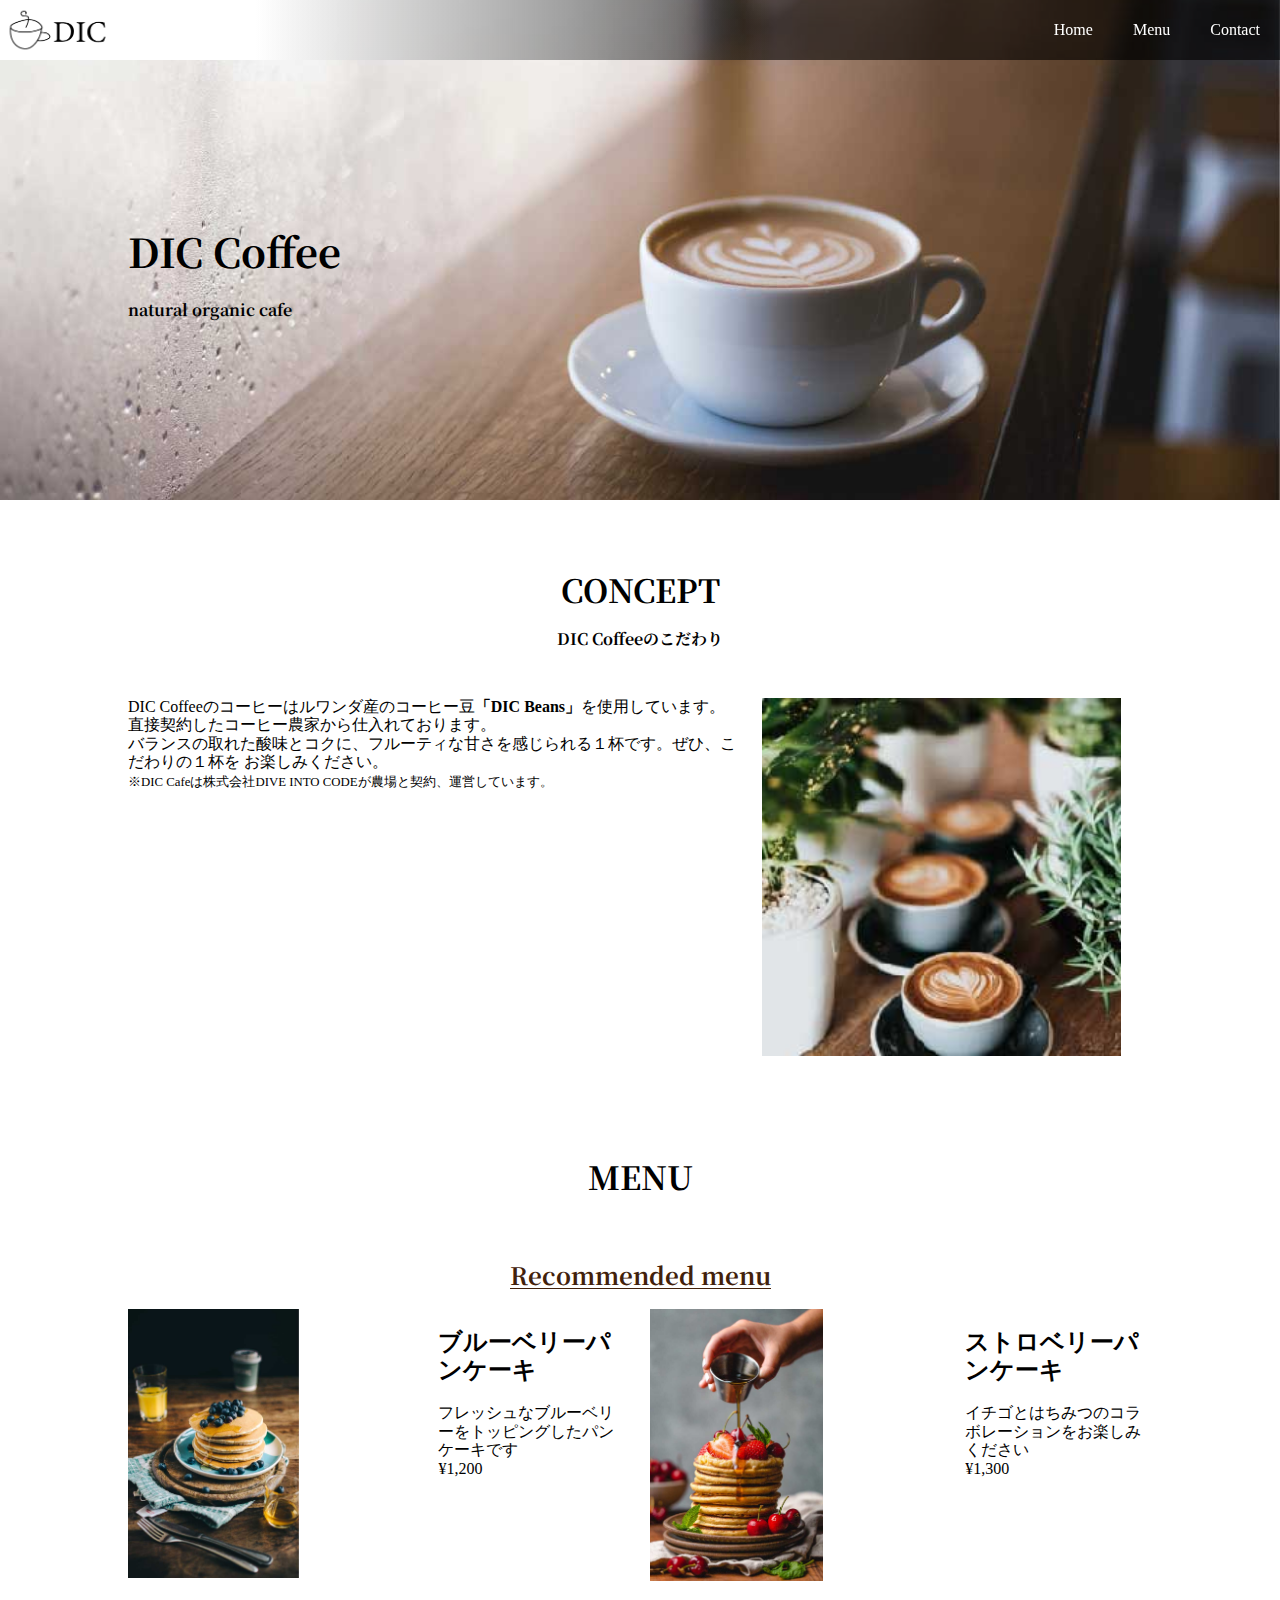
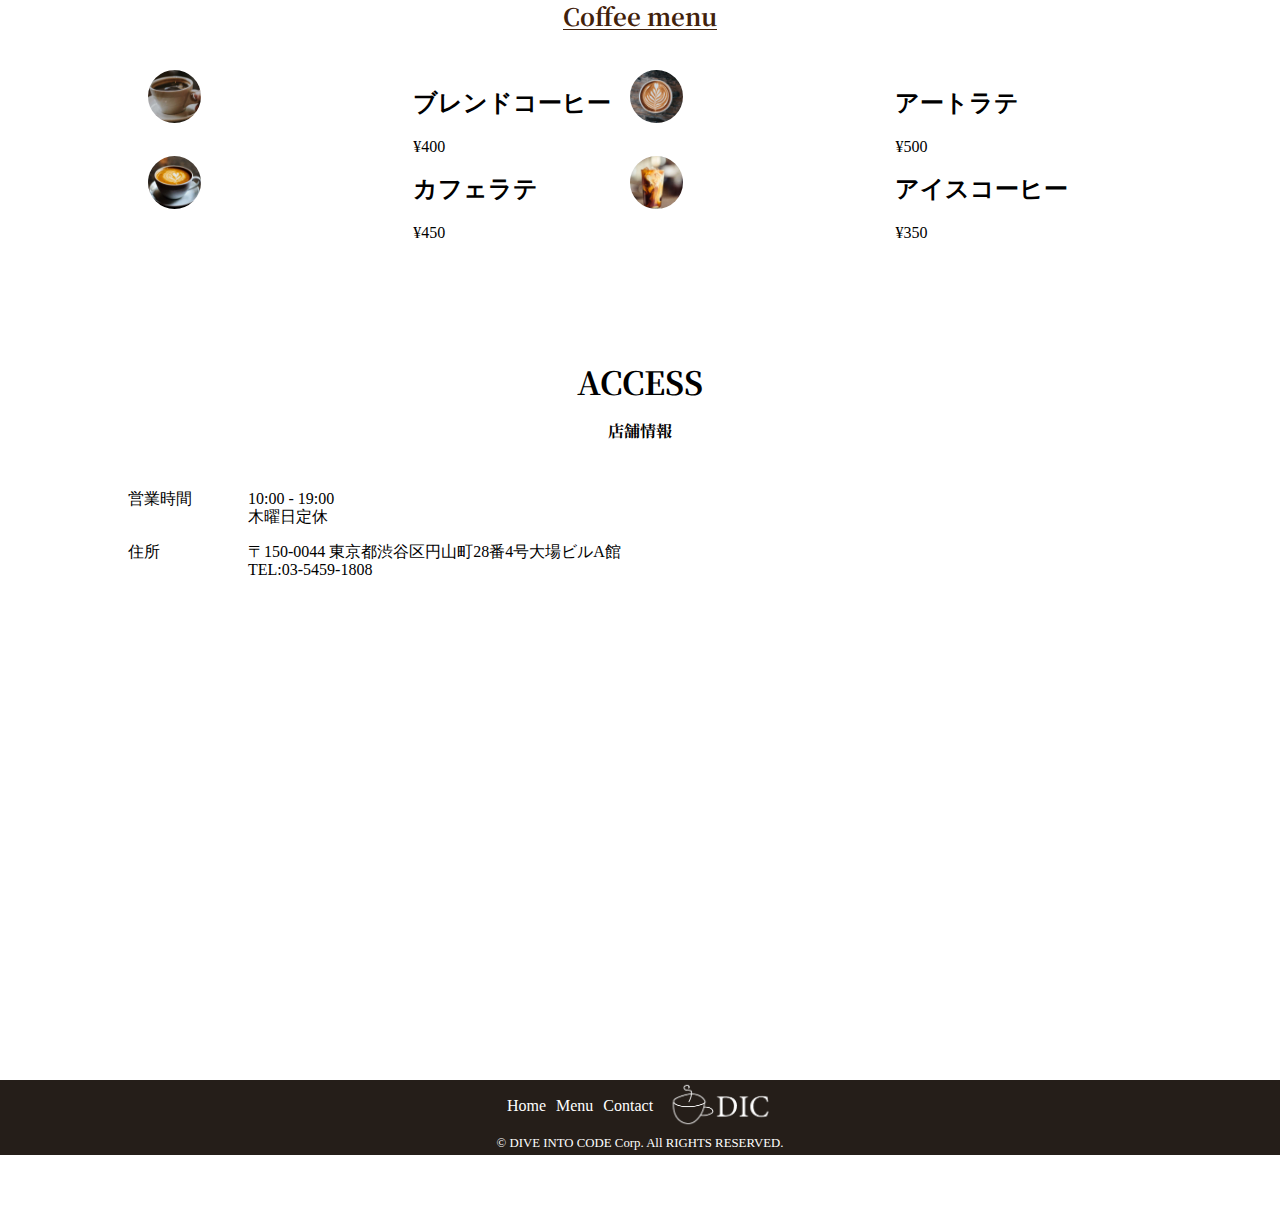
<file: index.html>
<!DOCTYPE html>
<html lang="ja">

  <head>
    <meta charset="utf-8">
    <title>DIC cafe</title>
    <link href="css/normalize.css" rel="stylesheet">
    <link href="css/main.css" rel="stylesheet">
    <link href="https://fonts.googleapis.com/css2?family=Noto+Serif+JP:wght@400;700&display=swap" rel="stylesheet">
  </head>

  <body>
    <header>
      <nav class="header_nav">
        <a href="index.html" class="logo"><img src="images/sample_logo_k.png"></a>
        <ul class="global_nav">
          <a href="index.html" class="global_nav_item">
            <li>Home</li>
          </a>
          <a href="#menu" class="global_nav_item">
            <li>Menu</li>
          </a>
          <a href="contact.html" class="global_nav_item">
            <li>Contact</li>
          </a>
        </ul>
      </nav>
      <div class="key section_inner">
        <span><h1>DIC Coffee</h1>
        <p>natural organic cafe</p></span>
      </div>
    </header>
    <section>
      <article class="section_inner">
        <div class="section_title">
          <h1>CONCEPT</h1>
          <p>DIC Coffeeのこだわり</p>
        </div>
        <div class="coffeeconcept">
        <p class="concept">
          DIC Coffeeのコーヒーはルワンダ産のコーヒー豆<strong>「DIC Beans」</strong>を使用しています。<br>
          直接契約したコーヒー農家から仕入れております。<br>
          バランスの取れた酸味とコクに、フルーティな甘さを感じられる１杯です。ぜひ、こだわりの１杯を
          お楽しみください。<br>
          <small>※DIC Cafeは株式会社DIVE INTO CODEが農場と契約、運営しています。</small>
        </p>
        <img class=conceptimage src="images/sample_concept.jpg">
        </div>
      </article>
      <article class="section_inner menu_backgroundimage">
        <h1 class="section_title" id="menu">MENU</h1>
        <section>
          <div class="center">
            <h1 class="menu_title">Recommended menu</h1>
          </div>
          <ul class="recommend_menu_cake">
            <li class="cake">
              <div>
              <h2>ブルーベリーパンケーキ</h2>
              <p>フレッシュなブルーベリーをトッピングしたパンケーキです</p>
              <p>¥1,200</p>
              </div>
              <div>
              <img src="images/sample_pancake1.jpg" class="cake_image">
              </div>
            </li>
            <li class="cake">
              <div>
              <h2>ストロベリーパンケーキ</h2>
              <p>イチゴとはちみつのコラボレーションをお楽しみください</p>
              <p>¥1,300</p>
              </div>
              <div>
              <img src="images/sample_pancake2.jpg" class="cake_image">
              </div>
            </li>
          </ul>
        </section>
        <section>
          <div class="center">
            <h1 class="menu_title">Coffee menu</h1>
          </div>
          <ul class="coffee_menu">
            <li class="coffee_name">
              <div class="coffee">
              <h2>ブレンドコーヒー</h2>
              <p>¥400</p>
              </div>
              <div>
              <img src="images/sample_cafe1.jpg" class="caffee_menu_image">
              </div>
            </li>
            <li class="coffee_name">
              <div class="coffee">
              <h2>アートラテ</h2>
              <p>¥500</p>
              </div>
              <div>
              <img src="images/sample_cafe2.jpg" class="caffee_menu_image">
              </div>
            </li>
            <li class="coffee_name">
              <div class="coffee">
              <h2>カフェラテ</h2>
              <p>¥450</p>
              </div>
              <div>
              <img src="images/sample_cafe3.jpg" class="caffee_menu_image">
              </div>
            </li>
            <li class="coffee_name">
              <div class="coffee">
              <h2>アイスコーヒー</h2>
              <p>¥350</p>
              </div>
              <div>
              <img src="images/sample_cafe4.jpg" class="caffee_menu_image">
              </div>
            </li>
          </ul>
        </section>
      </article>
      <article class="section_inner">
        <div class="section_title">
          <h1>ACCESS</h1>
          <p>店舗情報</p>
        </div>
        <dl class="access">
          <dt>営業時間</dt>
          <dd>10:00 - 19:00<br>木曜日定休</dd>
        </dl>
        <dl class="access">
          <dt>住所</dt>
          <dd>
            〒150-0044 東京都渋谷区円山町28番4号大場ビルA館<br>
            TEL:03-5459-1808
          </dd>
        </dl>
        <iframe
          src="https://www.google.com/maps/embed?pb=!1m18!1m12!1m3!1d3241.8625569899887!2d139.6922821152582!3d35.65575778020021!2m3!1f0!2f0!3f0!3m2!1i1024!2i768!4f13.1!3m3!1m2!1s0x60188b55bb707eff%3A0x5f04575eb7aca63e!2z44CSMTUwLTAwNDQg5p2x5Lqs6YO95riL6LC35Yy65YaG5bGx55S677yS77yY4oiS77yUIE9iYSBCbGQuIEHppKg!5e0!3m2!1sja!2sjp!4v1589613763992!5m2!1sja!2sjp"
          width="600" height="450" frameborder="0" style="border:0;" allowfullscreen="" aria-hidden="false"
          tabindex="0"></iframe>
      </article>
    </section>
    <footer>
      <nav>
        <ul class="footer_nav">
          <a href="index.html" class="footer_nav_item">
            <li>Home</li>
          </a>
          <a href="#menu" class="footer_nav_item">
            <li>Menu</li>
          </a>
          <a href="contact.html" class="footer_nav_item">
            <li>Contact</li>
          </a>
          <a href="index.html" class="footer_logo">
            <li>
              <img src="images/sample_logo_w.png">
            </li>
          </a>
        </ul>
      </nav>
      <p class="copyright">
        <small>© DIVE INTO CODE Corp. All RIGHTS RESERVED.</small>
      </p>
    </footer>
  </body>

</html>
</file>
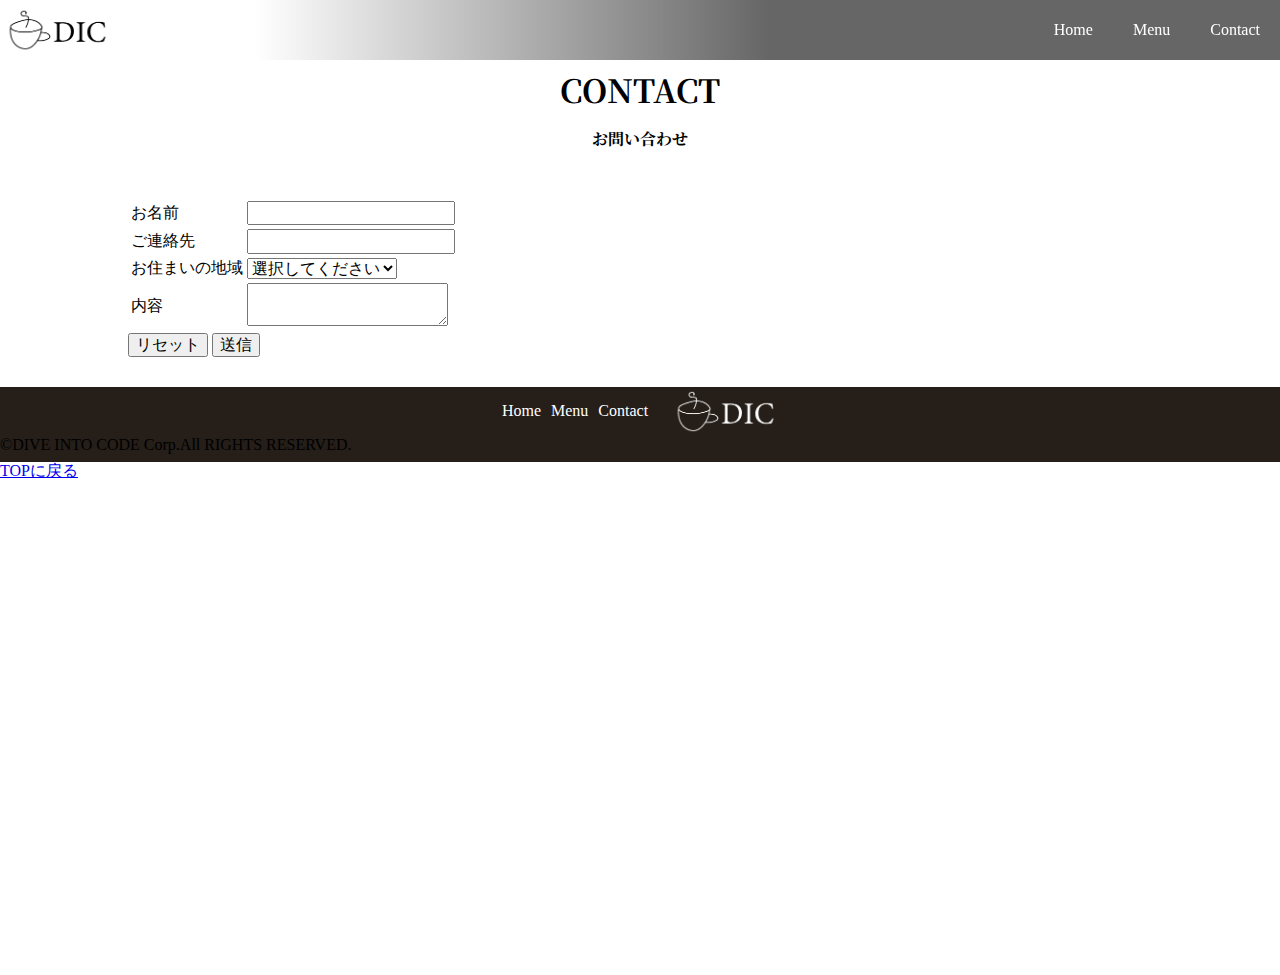
<file: contact.html>
<!DOCTYPE html>
<html lang="ja">
    <head>
        <meta charset="utf-8">
        <title>DIC Cafe</title>
        <link href="css/normalize.css" rel="stylesheet">
        <link href="css/main.css" rel="stylesheet">
        <link href="https://fonts.googleapis.com/css2?family=Kaisei+Decol:wght@500&family=Noto+Serif+JP&display=swap" rel="stylesheet">
    </head>
    <body>
      <header id="#top">
        <nav class="header_nav">
        <a href="index.html"  class="logo"><img src="images/sample_logo_k.png"></a>
          <ul class="global_nav">
            <a href="index.html" class="global_nav_item"><li>Home</li></a>
            <a href="#" class="global_nav_item"><li>Menu</li></a>
            <a href="contact.html" class="global_nav_item"><li>Contact</li></a>
          </ul>
          <!-- グローバルナビゲーション -->
        </nav>
        
      </header>
      
        
        <section class="section_inner">
          <div class="section_title">
            <h1>CONTACT</h1>
            <p>お問い合わせ</p>
          </div>
          <form action="#" method="post">
        <table>
            <tr>
                <td><label for="name">お名前</label></td>
                <td><input type="text" name="name" id="name"></td>
            </tr>
            <tr>
                <td><label for="phonenumber">ご連絡先</label></td>
                <td><input type="tel" name="phonenumber" id="phonenumber"></td>
            </tr>
            <tr>
                <td><label for="region">お住まいの地域</label></td>
                <td>
                  <select name="region" id="region">
                    <option value="0" selected>選択してください</option>
                    <option value="1">北海道</option>
                    <option value="2">東北</option>
                    <option value="3">関東</option>
                    <option value="4">中部</option>
                    <option value="5">近畿</option>
                    <option value="6">中国・四国</option>
                    <option value="7">九州</option>
                  </select>
                </td>
            </tr>
            <tr>
                <td><label for="content">内容</label></td>
                <td><textarea name="content" id="content"></textarea></td>
            </tr>
        </table>
        <button type="reset">リセット</button>
        <button type="submit">送信</button>
        
      </form>
        </section>
    
    <footer class="footer">
        <nav>
          <ul class="footer_nav">
            <a href="index.html" class="footer_nav_item">
              <li>Home</li>
            </a>
            <a href="blueberry_pancake.html" class="footer_nav_item">
              <li>Menu</li>
            </a>
            <a href="contact.html" class="footer_nav_item">
              <li>Contact</li>
            </a>
            <a href="index.html" class="footer_nav_item">
              <li>
              <img src="images/sample_logo_w.png" class="footer_logo">
              </li>
            </a>
          </ul>
          <!-- ナビゲーション -->
        </nav>
        <p class="footer_right">&copy;DIVE INTO CODE Corp.All RIGHTS RESERVED.</p>
      </footer>
      <a href="#top">TOPに戻る</a>
    </body>
</html>
</file>
<file: css/main.css>
@charset "utf-8";
html {
  height: 100%;
}
body {
  position: relative;
  padding-bottom: 75px;
  min-height: 100%;
}
li {
  list-style: none;
}
p, ul {
  margin: 0;
  padding: 0;
}
div,li {
  box-sizing: border-box;
}
.header_nav {
  background: linear-gradient(90deg, #fff 20%, rgba(0,0,0,.6) 60%);
  display: flex;
  height: 60px;
  justify-content: space-between;
  align-items: stretch;
  position: fixed;
  top: 0;
  width: 100%;
}
.global_nav_item {
  color: #fff;
  text-decoration: none;
  display: flex;
  align-items: center;
  padding: 0 20px;
}
.global_nav_item:hover {
  background: #fff;
  color: #42210b;
}
.global_nav {
  display: flex;
  align-items: stretch;
}
.logo {
  width: 120px;
  display: flex;
  align-items: center;
}
.logo img{
  width: 100%;
}
.section_inner {
  padding: 50px 10% 30px;
}
.key {
  display: flex;
  align-items: center;
  height: 500px;
  background: center / cover no-repeat url("../images/sample_key.jpg");
  font-family: 'Noto Serif JP', serif;
  font-weight: bold;
}
.key h1{
  font-size: 2.5rem;
}
.section_title {
  font-family: 'Noto Serif JP', serif;
  font-weight: bold;
  text-align: center;
  margin-bottom: 50px;
}
.menu_title {
  display: inline-block;
  font-family: 'Noto Serif JP', serif;
  font-size: 1.5rem;
  color: #42210b;
  border-bottom: solid #42210b 1px;
  margin-bottom: 20px;
}
.center {
  text-align: center;
}
.caffee_menu_image {
  width: 20%;
  border-radius: 50%;
}

.coffeeconcept {
  display: flex;
}

.concept {
  width: 60%;
  
}

.conceptimage {
  width: 35%;
  margin-left: 20px;
}

.menu_backgroundimage {
  background-image: url("../images/sample_menu_bg.jpg");
  background-attachment: fixed;
}

.recommend_menu_cake {
  display: flex;
  justify-content: space-between;
}

.cake {
  display: flex;
  flex-direction: row-reverse;
  width: 49%;
  background-color: white;
}

.cake_image {

  width: 55%;
 
}

.coffee_menu {
  display: flex;
  flex-wrap: wrap;
  padding: 20px;
}

.coffee_name {
  display: flex;
  flex-direction: row-reverse;
  width: 49%;
}

.coffee {
  width: 80%;
}

.access {
  display: flex;
}

dt {
  width: 80px;
}

iframe {
  width: 100%;
}

footer {
  background-color: #251e19;
  height: 75px;
}

.footer_nav {
  display: flex;
  justify-content: center;
  align-items: center;
  list-style: disc;
}


.copyright {
 text-align: center;
 color: #fff;
}

.footer_nav_item {
  color: #fff;
  padding-left: 10px;
  text-decoration: none;
}

.footer_logo img {
  width: 100%;
}

.footer_logo {
  display: flex;
  width: 120px;
  align-items: stretch;
  padding-left: 10px;
}
</file>
